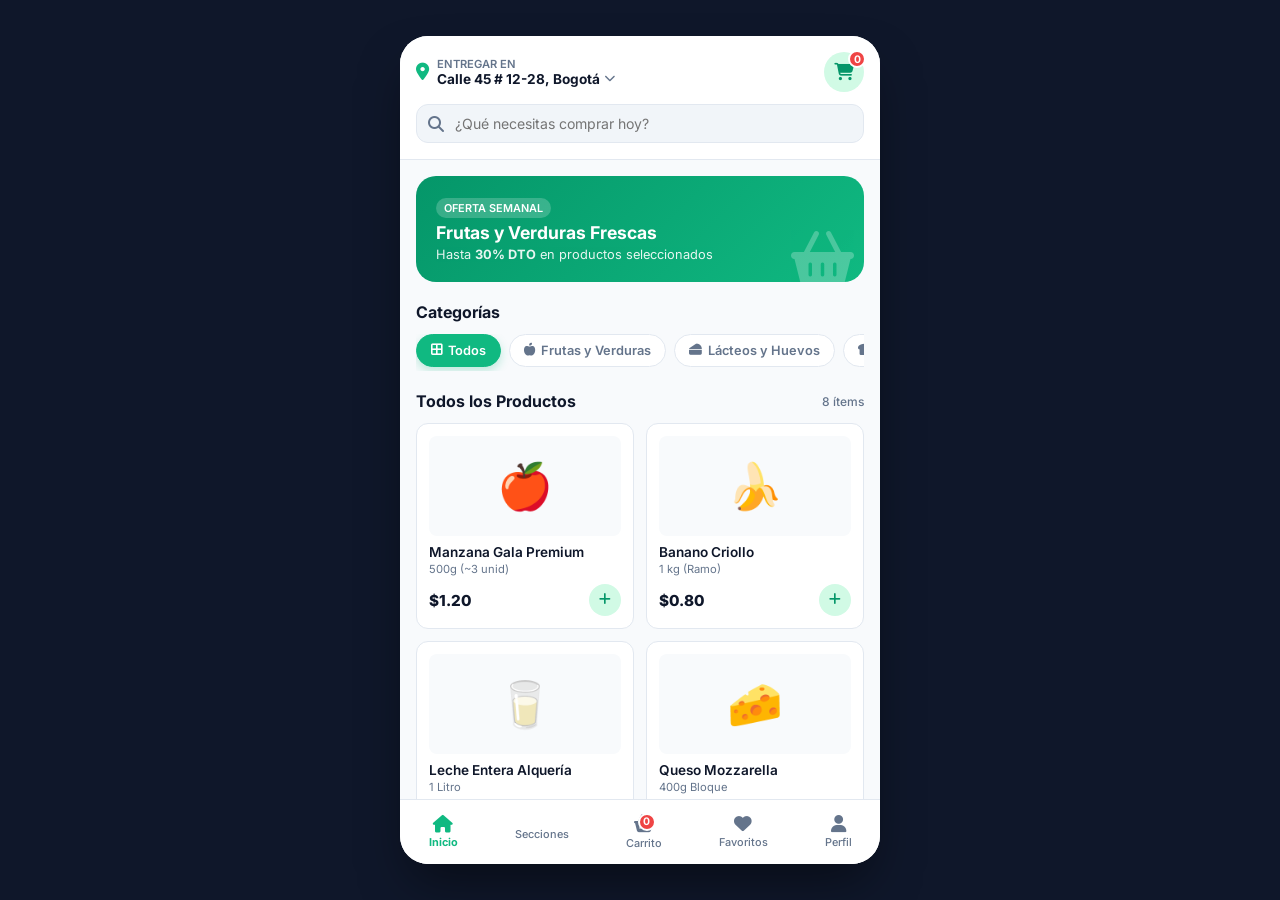
<file: Html/index.html>
<!DOCTYPE html>
<html lang="es">
<head>
  <meta charset="UTF-8">
  <meta name="viewport" content="width=device-width, initial-scale=1.0">
  <title>FreshMarket App</title>
  <!-- Google Fonts & Font Awesome Icons -->
  <link rel="preconnect" href="https://fonts.googleapis.com">
  <link rel="preconnect" href="https://fonts.gstatic.com" crossorigin>
  <link href="https://fonts.googleapis.com/css2?family=Inter:wght@400;500;600;700;800&display=swap" rel="stylesheet">
  <link rel="stylesheet" href="https://cdnjs.cloudflare.com/ajax/libs/font-awesome/6.4.0/css/all.min.css">
  
  <!-- Estilos Personalizados -->
  <link rel="stylesheet" href="/Style/style.css">
</head>
<body>

  <!-- App Wrapper (Mobile Container) -->
  <div class="app-container">
    
    <!-- Top Header -->
    <header class="app-header">
      <div class="header-top">
        <div class="location-info">
          <i class="fa-solid fa-location-dot location-icon"></i>
          <div>
            <span class="location-label">Entregar en</span>
            <div class="location-address">
              <span>Calle 45 # 12-28, Bogotá</span>
              <i class="fa-solid fa-chevron-down arrow-icon"></i>
            </div>
          </div>
        </div>
        <button class="cart-btn-header" id="openCartBtn" aria-label="Ver carrito">
          <i class="fa-solid fa-cart-shopping"></i>
          <span class="cart-badge" id="cartBadgeHeader">0</span>
        </button>
      </div>

      <!-- Barra de Búsqueda -->
      <div class="search-box">
        <i class="fa-solid fa-magnifying-glass search-icon"></i>
        <input type="text" id="searchInput" placeholder="¿Qué necesitas comprar hoy?">
      </div>
    </header>

    <!-- Main Content Area -->
    <main class="app-content">
      
      <!-- Hero Banner -->
      <section class="hero-banner">
        <div class="hero-text">
          <span class="hero-tag">Oferta Semanal</span>
          <h2>Frutas y Verduras Frescas</h2>
          <p>Hasta <strong>30% DTO</strong> en productos seleccionados</p>
        </div>
        <i class="fa-solid fa-basket-shopping hero-icon"></i>
      </section>

      <!-- Categorías (Filtros Horizontales) -->
      <section class="categories-section">
        <div class="section-header">
          <h3>Categorías</h3>
        </div>
        <div class="categories-scroll" id="categoriesContainer">
          <!-- Inyectado por JavaScript -->
        </div>
      </section>

      <!-- Grilla de Productos -->
      <section class="products-section">
        <div class="section-header">
          <h3 id="sectionTitle">Todos los Productos</h3>
          <span class="product-count" id="productCount">0 ítems</span>
        </div>
        <div class="products-grid" id="productsGrid">
          <!-- Inyectado por JavaScript -->
        </div>
      </section>

    </main>

    <!-- Modal Drawer del Carrito -->
    <div class="cart-overlay" id="cartOverlay"></div>
    <aside class="cart-drawer" id="cartDrawer">
      <div class="cart-header">
        <div class="cart-title">
          <i class="fa-solid fa-cart-flatbed"></i>
          <h3>Tu Carrito</h3>
        </div>
        <button class="close-cart-btn" id="closeCartBtn">
          <i class="fa-solid fa-xmark"></i>
        </button>
      </div>

      <div class="cart-items" id="cartItemsContainer">
        <!-- Elementos del carrito dinámicos -->
      </div>

      <div class="cart-footer">
        <div class="summary-line">
          <span>Subtotal</span>
          <span id="subtotalAmount">$0.00</span>
        </div>
        <div class="summary-line">
          <span>Envío</span>
          <span id="shippingAmount">$0.00</span>
        </div>
        <div class="summary-line total">
          <span>Total</span>
          <span id="totalAmount">$0.00</span>
        </div>
        <button class="checkout-btn" id="checkoutBtn">
          Proceder al Pago <i class="fa-solid fa-arrow-right"></i>
        </button>
      </div>
    </aside>

    <!-- Bottom Navigation Bar (Estilo App Móvil) -->
    <nav class="bottom-nav">
      <a href="#" class="nav-item active">
        <i class="fa-solid fa-house"></i>
        <span>Inicio</span>
      </a>
      <a href="#" class="nav-item">
        <i class="fa-solid fa-grid-2"></i>
        <span>Secciones</span>
      </a>
      <a href="#" class="nav-item cart-nav" id="openCartNav">
        <div class="cart-icon-wrapper">
          <i class="fa-solid fa-basket-shopping"></i>
          <span class="cart-badge" id="cartBadgeNav">0</span>
        </div>
        <span>Carrito</span>
      </a>
      <a href="#" class="nav-item">
        <i class="fa-solid fa-heart"></i>
        <span>Favoritos</span>
      </a>
      <a href="#" class="nav-item">
        <i class="fa-solid fa-user"></i>
        <span>Perfil</span>
      </a>
    </nav>

  </div>

  <!-- Scripts -->
  <script src="/Script/script.js"></script>
</body>
</html>
</file>
<file: Style/style.css>
/* RESET & CSS VARIABLES */
:root {
  --primary: #10b981;
  --primary-dark: #059669;
  --primary-light: #d1fae5;
  --bg-main: #f8fafc;
  --bg-card: #ffffff;
  --text-dark: #0f172a;
  --text-muted: #64748b;
  --border-color: #e2e8f0;
  --danger: #ef4444;
  --radius-sm: 8px;
  --radius-md: 12px;
  --radius-lg: 20px;
  --shadow-sm: 0 1px 3px rgba(0,0,0,0.05);
  --shadow-md: 0 4px 6px -1px rgba(0,0,0,0.1);
  --shadow-lg: 0 10px 15px -3px rgba(0,0,0,0.1);
}

* {
  box-sizing: border-box;
  margin: 0;
  padding: 0;
  font-family: 'Inter', sans-serif;
  -webkit-tap-highlight-color: transparent;
}

body {
  background-color: #0f172a;
  display: flex;
  justify-content: center;
  align-items: center;
  min-height: 100vh;
  color: var(--text-dark);
}

/* APP CONTAINER (MOBILE FIRST VIEWPORT) */
.app-container {
  width: 100%;
  max-width: 480px;
  height: 100vh;
  max-height: 930px;
  background-color: var(--bg-main);
  position: relative;
  overflow: hidden;
  display: flex;
  flex-direction: column;
  box-shadow: 0 25px 50px -12px rgba(0, 0, 0, 0.5);
}

@media (min-width: 500px) {
  .app-container {
    border-radius: 28px;
    height: 92vh;
  }
}

/* HEADER */
.app-header {
  background: var(--bg-card);
  padding: 16px;
  border-bottom: 1px solid var(--border-color);
  z-index: 10;
}

.header-top {
  display: flex;
  justify-content: space-between;
  align-items: center;
  margin-bottom: 12px;
}

.location-info {
  display: flex;
  align-items: center;
  gap: 8px;
}

.location-icon {
  color: var(--primary);
  font-size: 1.1rem;
}

.location-label {
  font-size: 0.7rem;
  color: var(--text-muted);
  text-transform: uppercase;
  font-weight: 600;
  display: block;
}

.location-address {
  font-size: 0.85rem;
  font-weight: 700;
  display: flex;
  align-items: center;
  gap: 4px;
}

.arrow-icon {
  font-size: 0.7rem;
  color: var(--text-muted);
}

.cart-btn-header {
  background: var(--primary-light);
  color: var(--primary-dark);
  border: none;
  width: 40px;
  height: 40px;
  border-radius: 50%;
  position: relative;
  cursor: pointer;
  display: flex;
  align-items: center;
  justify-content: center;
  font-size: 1.1rem;
}

.cart-badge {
  position: absolute;
  top: -2px;
  right: -2px;
  background: var(--danger);
  color: white;
  font-size: 0.65rem;
  font-weight: 700;
  width: 18px;
  height: 18px;
  border-radius: 50%;
  display: flex;
  align-items: center;
  justify-content: center;
  border: 2px solid white;
}

/* SEARCH BOX */
.search-box {
  position: relative;
  display: flex;
  align-items: center;
}

.search-icon {
  position: absolute;
  left: 12px;
  color: var(--text-muted);
}

.search-box input {
  width: 100%;
  padding: 10px 12px 10px 38px;
  border-radius: var(--radius-md);
  border: 1px solid var(--border-color);
  background: #f1f5f9;
  outline: none;
  font-size: 0.88rem;
  transition: all 0.2s ease;
}

.search-box input:focus {
  border-color: var(--primary);
  background: white;
  box-shadow: 0 0 0 3px rgba(16, 185, 129, 0.15);
}

/* MAIN CONTENT */
.app-content {
  flex: 1;
  overflow-y: auto;
  padding: 16px;
  padding-bottom: 80px;
}

/* HERO BANNER */
.hero-banner {
  background: linear-gradient(135deg, #059669 0%, #10b981 100%);
  border-radius: var(--radius-lg);
  padding: 20px;
  color: white;
  display: flex;
  justify-content: space-between;
  align-items: center;
  margin-bottom: 20px;
  position: relative;
  overflow: hidden;
}

.hero-tag {
  background: rgba(255, 255, 255, 0.2);
  padding: 3px 8px;
  border-radius: 20px;
  font-size: 0.68rem;
  font-weight: 600;
  text-transform: uppercase;
}

.hero-text h2 {
  font-size: 1.1rem;
  margin: 6px 0 4px 0;
}

.hero-text p {
  font-size: 0.8rem;
  opacity: 0.9;
}

.hero-icon {
  font-size: 3.5rem;
  opacity: 0.25;
  position: absolute;
  right: 10px;
  bottom: -5px;
}

/* CATEGORIES */
.categories-section {
  margin-bottom: 20px;
}

.section-header {
  display: flex;
  justify-content: space-between;
  align-items: center;
  margin-bottom: 12px;
}

.section-header h3 {
  font-size: 1rem;
  font-weight: 700;
}

.product-count {
  font-size: 0.75rem;
  color: var(--text-muted);
  font-weight: 500;
}

.categories-scroll {
  display: flex;
  gap: 8px;
  overflow-x: auto;
  padding-bottom: 4px;
  scrollbar-width: none;
}

.categories-scroll::-webkit-scrollbar {
  display: none;
}

.cat-chip {
  background: white;
  border: 1px solid var(--border-color);
  padding: 8px 14px;
  border-radius: 20px;
  white-space: nowrap;
  font-size: 0.8rem;
  font-weight: 600;
  color: var(--text-muted);
  cursor: pointer;
  transition: all 0.2s ease;
  display: flex;
  align-items: center;
  gap: 6px;
}

.cat-chip.active {
  background: var(--primary);
  color: white;
  border-color: var(--primary);
  box-shadow: 0 4px 10px rgba(16, 185, 129, 0.25);
}

/* PRODUCTS GRID */
.products-grid {
  display: grid;
  grid-template-columns: repeat(2, 1fr);
  gap: 12px;
}

.product-card {
  background: var(--bg-card);
  border-radius: var(--radius-md);
  padding: 12px;
  border: 1px solid var(--border-color);
  display: flex;
  flex-direction: column;
  justify-content: space-between;
  transition: transform 0.2s ease, box-shadow 0.2s ease;
}

.product-card:hover {
  transform: translateY(-2px);
  box-shadow: var(--shadow-md);
}

.product-img-wrapper {
  background: #f8fafc;
  border-radius: var(--radius-sm);
  height: 100px;
  display: flex;
  align-items: center;
  justify-content: center;
  font-size: 2.8rem;
  margin-bottom: 8px;
}

.product-title {
  font-size: 0.85rem;
  font-weight: 600;
  margin-bottom: 2px;
}

.product-unit {
  font-size: 0.7rem;
  color: var(--text-muted);
  margin-bottom: 8px;
}

.product-bottom {
  display: flex;
  justify-content: space-between;
  align-items: center;
  margin-top: auto;
}

.product-price {
  font-size: 0.95rem;
  font-weight: 800;
  color: var(--text-dark);
}

.add-btn {
  background: var(--primary-light);
  color: var(--primary-dark);
  border: none;
  width: 32px;
  height: 32px;
  border-radius: 50%;
  cursor: pointer;
  display: flex;
  align-items: center;
  justify-content: center;
  font-size: 0.85rem;
  transition: all 0.2s ease;
}

.add-btn:hover {
  background: var(--primary);
  color: white;
}

/* DRAWER / OVERLAY DEL CARRITO */
.cart-overlay {
  position: absolute;
  top: 0;
  left: 0;
  width: 100%;
  height: 100%;
  background: rgba(15, 23, 42, 0.5);
  backdrop-filter: blur(2px);
  opacity: 0;
  visibility: hidden;
  transition: all 0.3s ease;
  z-index: 90;
}

.cart-overlay.active {
  opacity: 1;
  visibility: visible;
}

.cart-drawer {
  position: absolute;
  bottom: 0;
  left: 0;
  width: 100%;
  height: 80%;
  background: white;
  border-radius: 24px 24px 0 0;
  transform: translateY(100%);
  transition: transform 0.3s cubic-bezier(0.16, 1, 0.3, 1);
  z-index: 100;
  display: flex;
  flex-direction: column;
}

.cart-drawer.active {
  transform: translateY(0);
}

.cart-header {
  padding: 16px 20px;
  border-bottom: 1px solid var(--border-color);
  display: flex;
  justify-content: space-between;
  align-items: center;
}

.cart-title {
  display: flex;
  align-items: center;
  gap: 8px;
  color: var(--primary-dark);
}

.close-cart-btn {
  background: #f1f5f9;
  border: none;
  width: 32px;
  height: 32px;
  border-radius: 50%;
  cursor: pointer;
}

.cart-items {
  flex: 1;
  overflow-y: auto;
  padding: 16px 20px;
  display: flex;
  flex-direction: column;
  gap: 12px;
}

.empty-cart {
  text-align: center;
  padding: 40px 0;
  color: var(--text-muted);
}

.empty-cart i {
  font-size: 3rem;
  margin-bottom: 8px;
  opacity: 0.4;
}

.cart-item {
  display: flex;
  align-items: center;
  gap: 12px;
  background: #f8fafc;
  padding: 10px;
  border-radius: var(--radius-sm);
}

.cart-item-icon {
  font-size: 1.8rem;
}

.cart-item-details {
  flex: 1;
}

.cart-item-title {
  font-size: 0.85rem;
  font-weight: 600;
}

.cart-item-price {
  font-size: 0.8rem;
  color: var(--text-muted);
}

.quantity-controls {
  display: flex;
  align-items: center;
  gap: 8px;
  background: white;
  border: 1px solid var(--border-color);
  border-radius: 20px;
  padding: 2px 6px;
}

.qty-btn {
  background: none;
  border: none;
  width: 22px;
  height: 22px;
  cursor: pointer;
  font-weight: 700;
  color: var(--text-dark);
}

.qty-number {
  font-size: 0.8rem;
  font-weight: 700;
}

.cart-footer {
  padding: 16px 20px;
  border-top: 1px solid var(--border-color);
  background: white;
}

.summary-line {
  display: flex;
  justify-content: space-between;
  font-size: 0.85rem;
  color: var(--text-muted);
  margin-bottom: 6px;
}

.summary-line.total {
  font-size: 1.1rem;
  font-weight: 800;
  color: var(--text-dark);
  margin-top: 8px;
  padding-top: 8px;
  border-top: 1px stroke var(--border-color);
}

.checkout-btn {
  width: 100%;
  background: var(--primary);
  color: white;
  border: none;
  padding: 14px;
  border-radius: var(--radius-md);
  font-size: 0.95rem;
  font-weight: 700;
  cursor: pointer;
  margin-top: 12px;
  display: flex;
  align-items: center;
  justify-content: center;
  gap: 8px;
  transition: background 0.2s ease;
}

.checkout-btn:hover {
  background: var(--primary-dark);
}

/* BOTTOM NAVIGATION */
.bottom-nav {
  position: absolute;
  bottom: 0;
  left: 0;
  width: 100%;
  height: 65px;
  background: white;
  border-top: 1px solid var(--border-color);
  display: flex;
  justify-content: space-around;
  align-items: center;
  z-index: 20;
}

.nav-item {
  display: flex;
  flex-direction: column;
  align-items: center;
  text-decoration: none;
  color: var(--text-muted);
  font-size: 0.68rem;
  gap: 3px;
  font-weight: 500;
}

.nav-item i {
  font-size: 1.1rem;
}

.nav-item.active {
  color: var(--primary);
  font-weight: 700;
}

.cart-icon-wrapper {
  position: relative;
}
</file>
